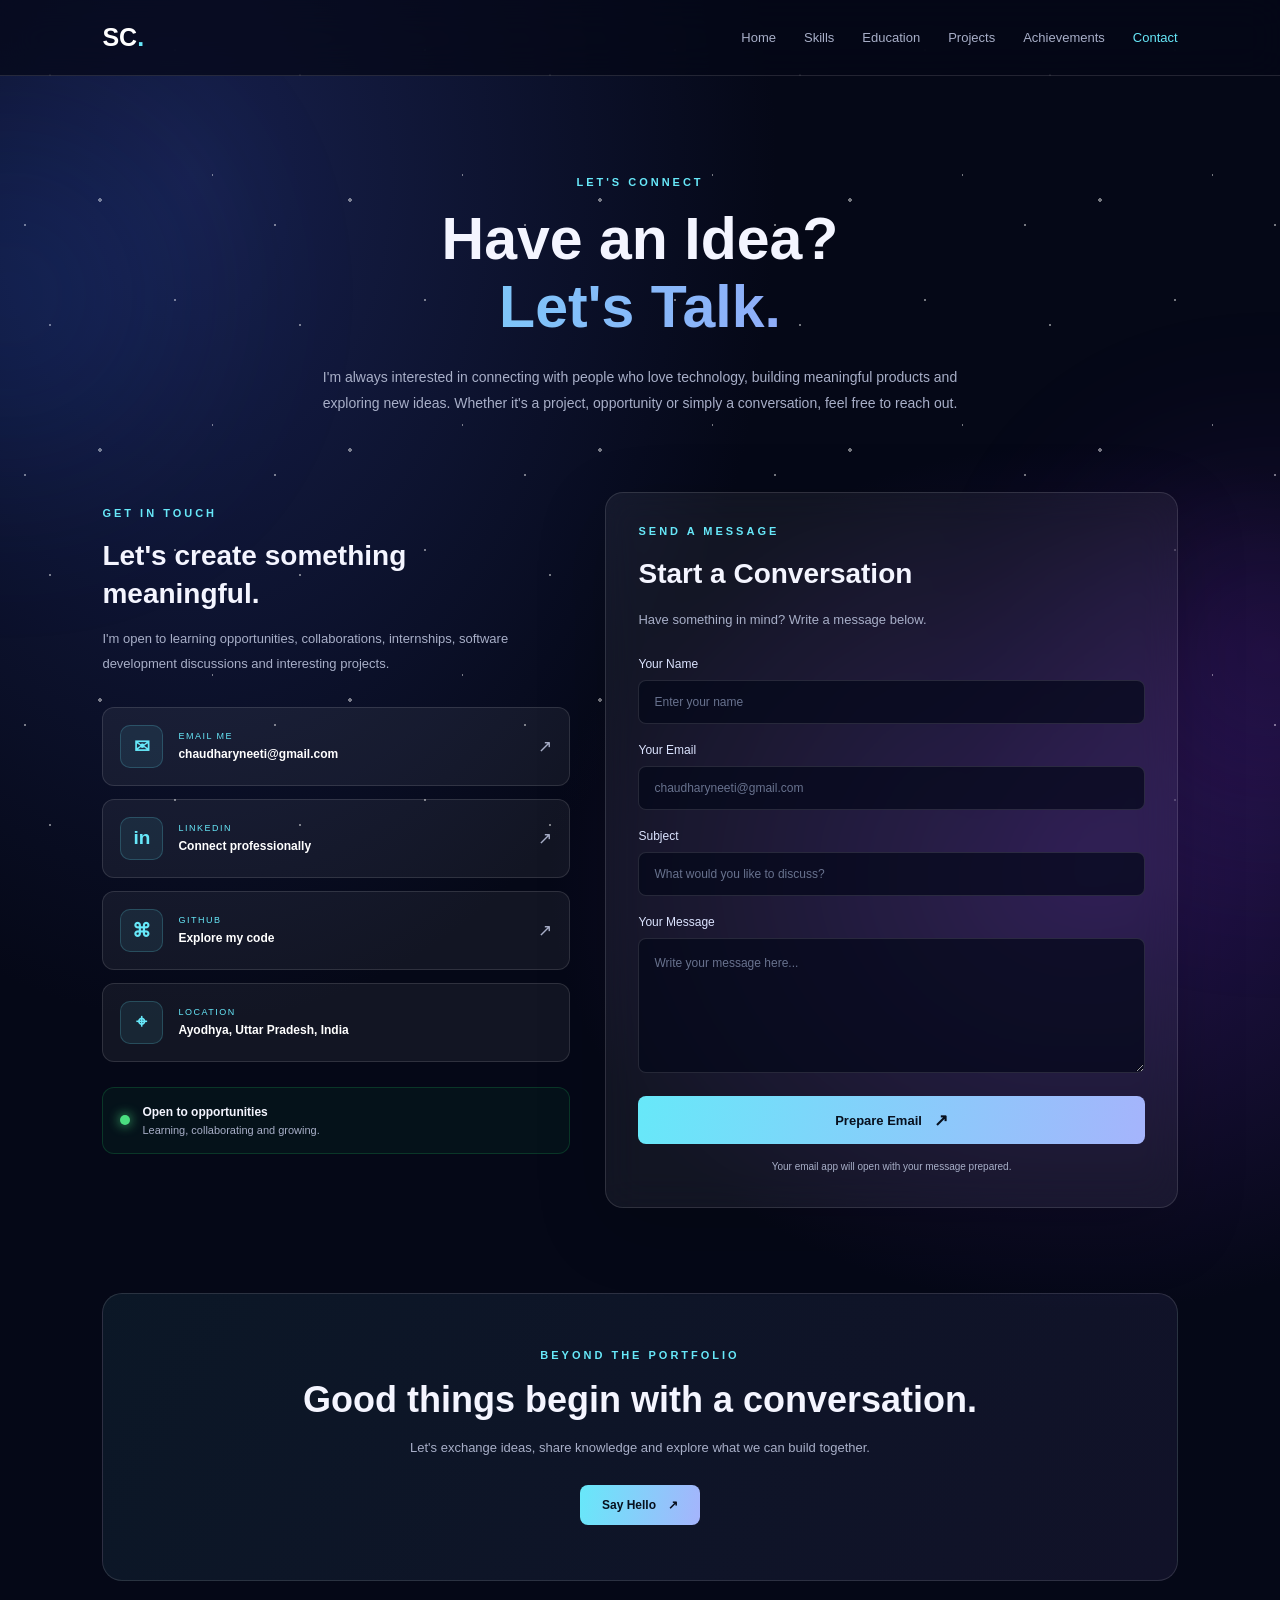
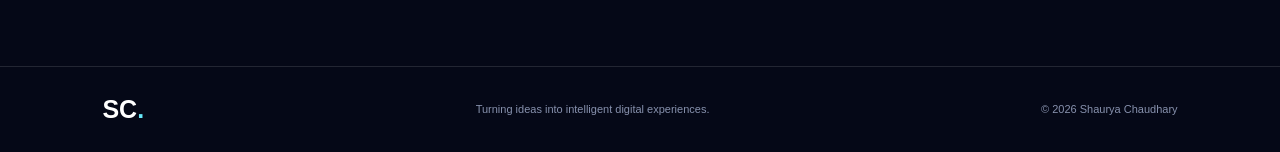
<file: contact.html>
<!DOCTYPE html>
<html lang="en">
<head>
    <meta charset="UTF-8">
    <meta name="viewport" content="width=device-width, initial-scale=1.0">
    <meta name="description" content="Contact Shaurya Chaudhary — Computer Science student, aspiring software engineer and developer.">
    <title>Contact | Shaurya Chaudhary</title>
    <link rel="stylesheet" href="contact.css">
</head>
<body>

    <div class="stars"></div>
    <div class="glow glow-one"></div>
    <div class="glow glow-two"></div>

    <header class="navbar">
        <a href="home.html" class="logo">SC<span>.</span></a>

        <button class="menu-toggle" id="menuToggle"
                aria-label="Toggle navigation" aria-expanded="false">
            ☰
        </button>

        <nav id="navMenu">
            <a href="home.html">Home</a>
            <a href="skills.html">Skills</a>
            <a href="education.html">Education</a>
            <a href="projects.html">Projects</a>
            <a href="achievements.html">Achievements</a>
            <a href="contact.html" class="active">Contact</a>
        </nav>
    </header>

    <main>
        <!-- HERO -->
        <section class="contact-hero">
            <p class="eyebrow">LET'S CONNECT</p>
            <h1>Have an Idea? <span>Let's Talk.</span></h1>
            <p>
                I'm always interested in connecting with people who love
                technology, building meaningful products and exploring new ideas.
                Whether it's a project, opportunity or simply a conversation,
                feel free to reach out.
            </p>
        </section>
        <section class="contact-layout">
            <div class="contact-info">
                <p class="eyebrow">GET IN TOUCH</p>
                <h2>Let's create something meaningful.</h2>

                <p class="info-description">
                    I'm open to learning opportunities, collaborations,
                    internships, software development discussions and
                    interesting projects.
                </p>

                <div class="contact-methods">

                    <a class="contact-card" href="mailto:chaudharyneeti@gmail.com">
                        <span class="contact-icon">✉</span>
                        <span class="contact-text">
                            <small>EMAIL ME</small>
                            <strong>chaudharyneeti@gmail.com</strong>
                        </span>
                        <span class="contact-arrow">↗</span>
                    </a>

                    <a class="contact-card"
                       href="https://www.linkedin.com/in/shauryachaudhary0666"
                       target="_blank" rel="noopener noreferrer">
                        <span class="contact-icon">in</span>
                        <span class="contact-text">
                            <small>LINKEDIN</small>
                            <strong>Connect professionally</strong>
                        </span>
                        <span class="contact-arrow">↗</span>
                    </a>

                    <a class="contact-card"
                       href="https://github.com/Shaurya6660"
                       target="_blank" rel="noopener noreferrer">
                        <span class="contact-icon">⌘</span>
                        <span class="contact-text">
                            <small>GITHUB</small>
                            <strong>Explore my code</strong>
                        </span>
                        <span class="contact-arrow">↗</span>
                    </a>

                    <div class="contact-card location-card">
                        <span class="contact-icon">⌖</span>
                        <span class="contact-text">
                            <small>LOCATION</small>
                            <strong>Ayodhya, Uttar Pradesh, India</strong>
                        </span>
                    </div>

                </div>

                <div class="availability">
                    <span class="availability-dot"></span>
                    <div>
                        <strong>Open to opportunities</strong>
                        <p>Learning, collaborating and growing.</p>
                    </div>
                </div>
            </div>
            <div class="contact-form-card">
                <p class="eyebrow">SEND A MESSAGE</p>
                <h2>Start a Conversation</h2>
                <p class="form-description">
                    Have something in mind? Write a message below.
                </p>

                <form id="contactForm">
                    <div class="form-group">
                        <label for="name">Your Name</label>
                        <input
                            type="text"
                            id="name"
                            name="name"
                            placeholder="Enter your name"
                            required
                            maxlength="80">
                    </div>

                    <div class="form-group">
                        <label for="email">Your Email</label>
                        <input
                            type="email"
                            id="email"
                            name="email"
                            placeholder="chaudharyneeti@gmail.com"
                            required
                            maxlength="120">
                    </div>

                    <div class="form-group">
                        <label for="subject">Subject</label>
                        <input
                            type="text"
                            id="subject"
                            name="subject"
                            placeholder="What would you like to discuss?"
                            required
                            maxlength="120">
                    </div>

                    <div class="form-group">
                        <label for="message">Your Message</label>
                        <textarea
                            id="message"
                            name="message"
                            rows="5"
                            placeholder="Write your message here..."
                            required
                            maxlength="3000"></textarea>
                    </div>

                    <button type="submit" class="send-button">
                        Prepare Email <span>↗</span>
                    </button>

                    <p class="form-note" id="formStatus" aria-live="polite">
                        Your email app will open with your message prepared.
                    </p>
                </form>
            </div>

        </section>
        <section class="social-section">
            <p class="eyebrow">BEYOND THE PORTFOLIO</p>
            <h2>Good things begin with a conversation.</h2>
            <p>
                Let's exchange ideas, share knowledge and explore
                what we can build together.
            </p>

            <a href="mailto:YOUR_EMAIL@example.com" class="email-button">
                Say Hello <span>↗</span>
            </a>
        </section>

    </main>

    <footer>
        <div class="footer-content">
            <a href="home.html" class="logo">SC<span>.</span></a>
            <p>Turning ideas into intelligent digital experiences.</p>
            <span>© <span id="year"></span> Shaurya Chaudhary</span>
        </div>
    </footer>

    <script src="contact.js"></script>
</body>
</html>
</file>
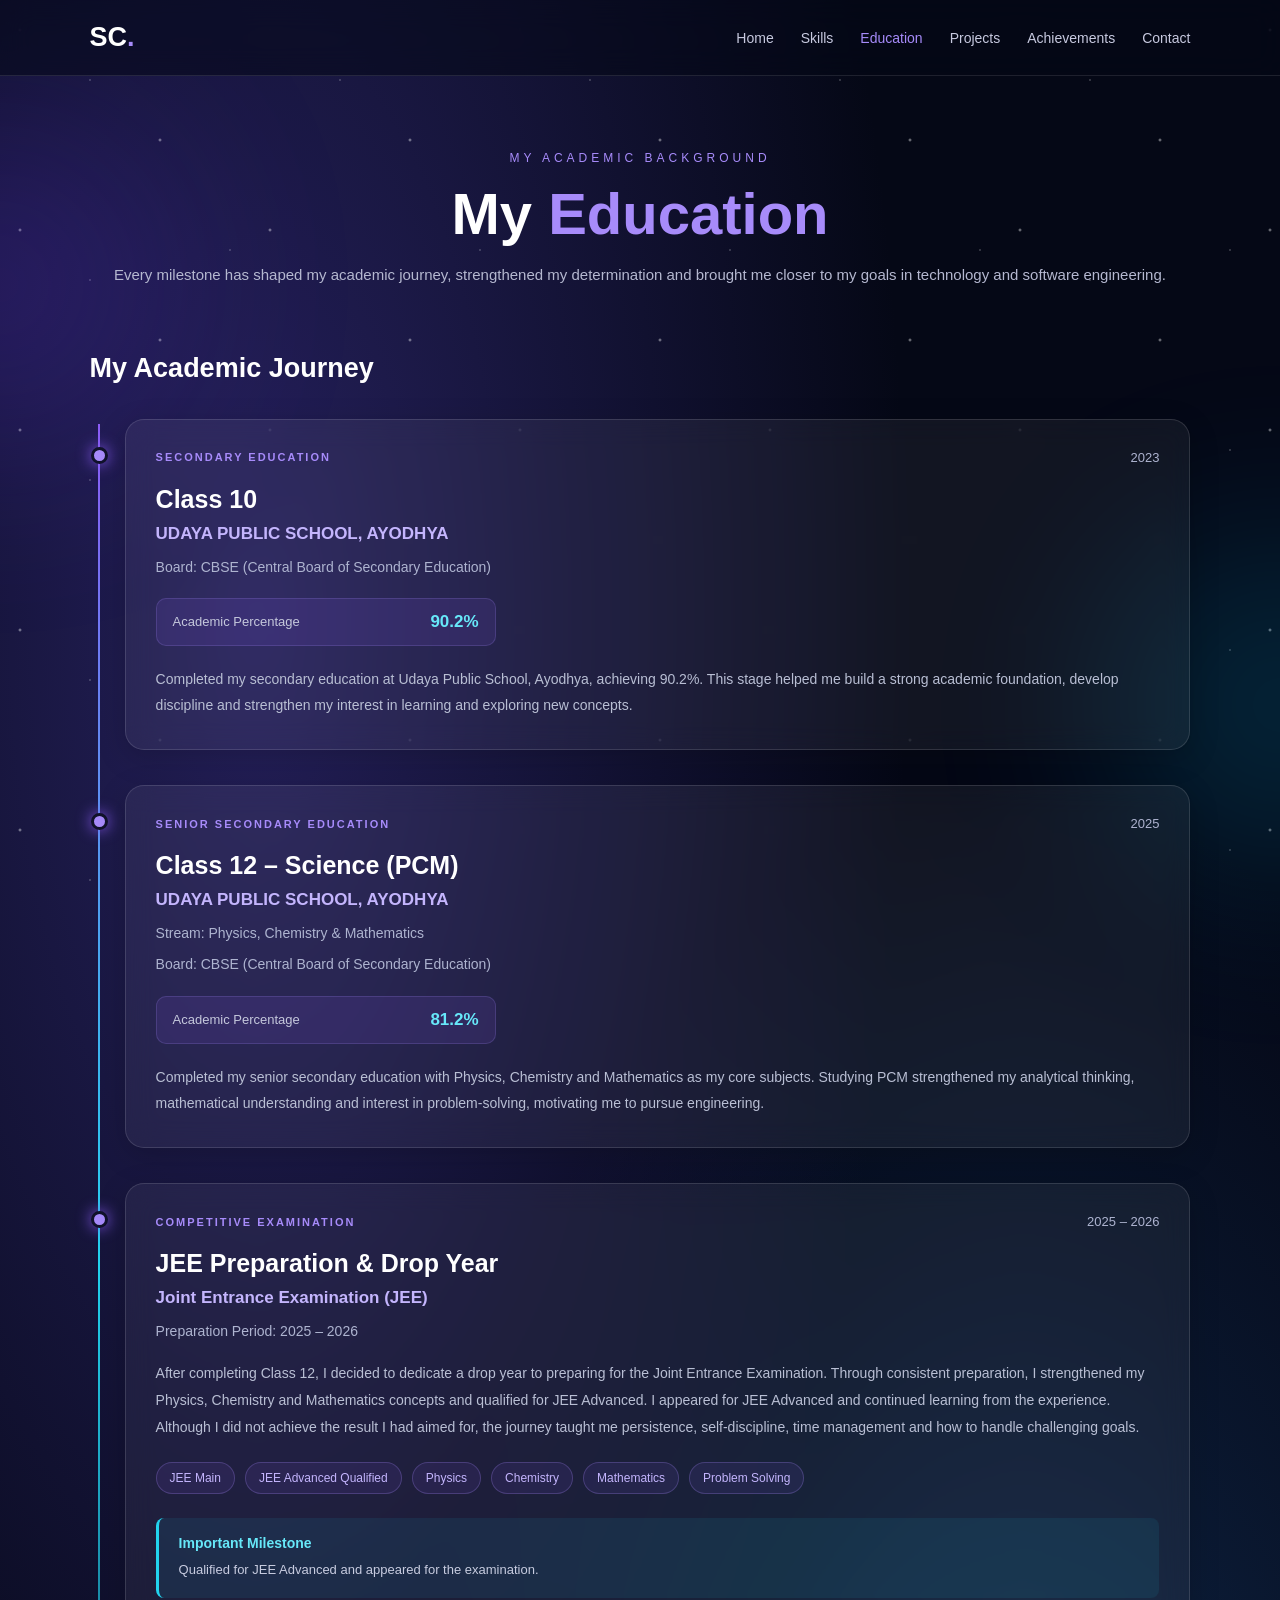
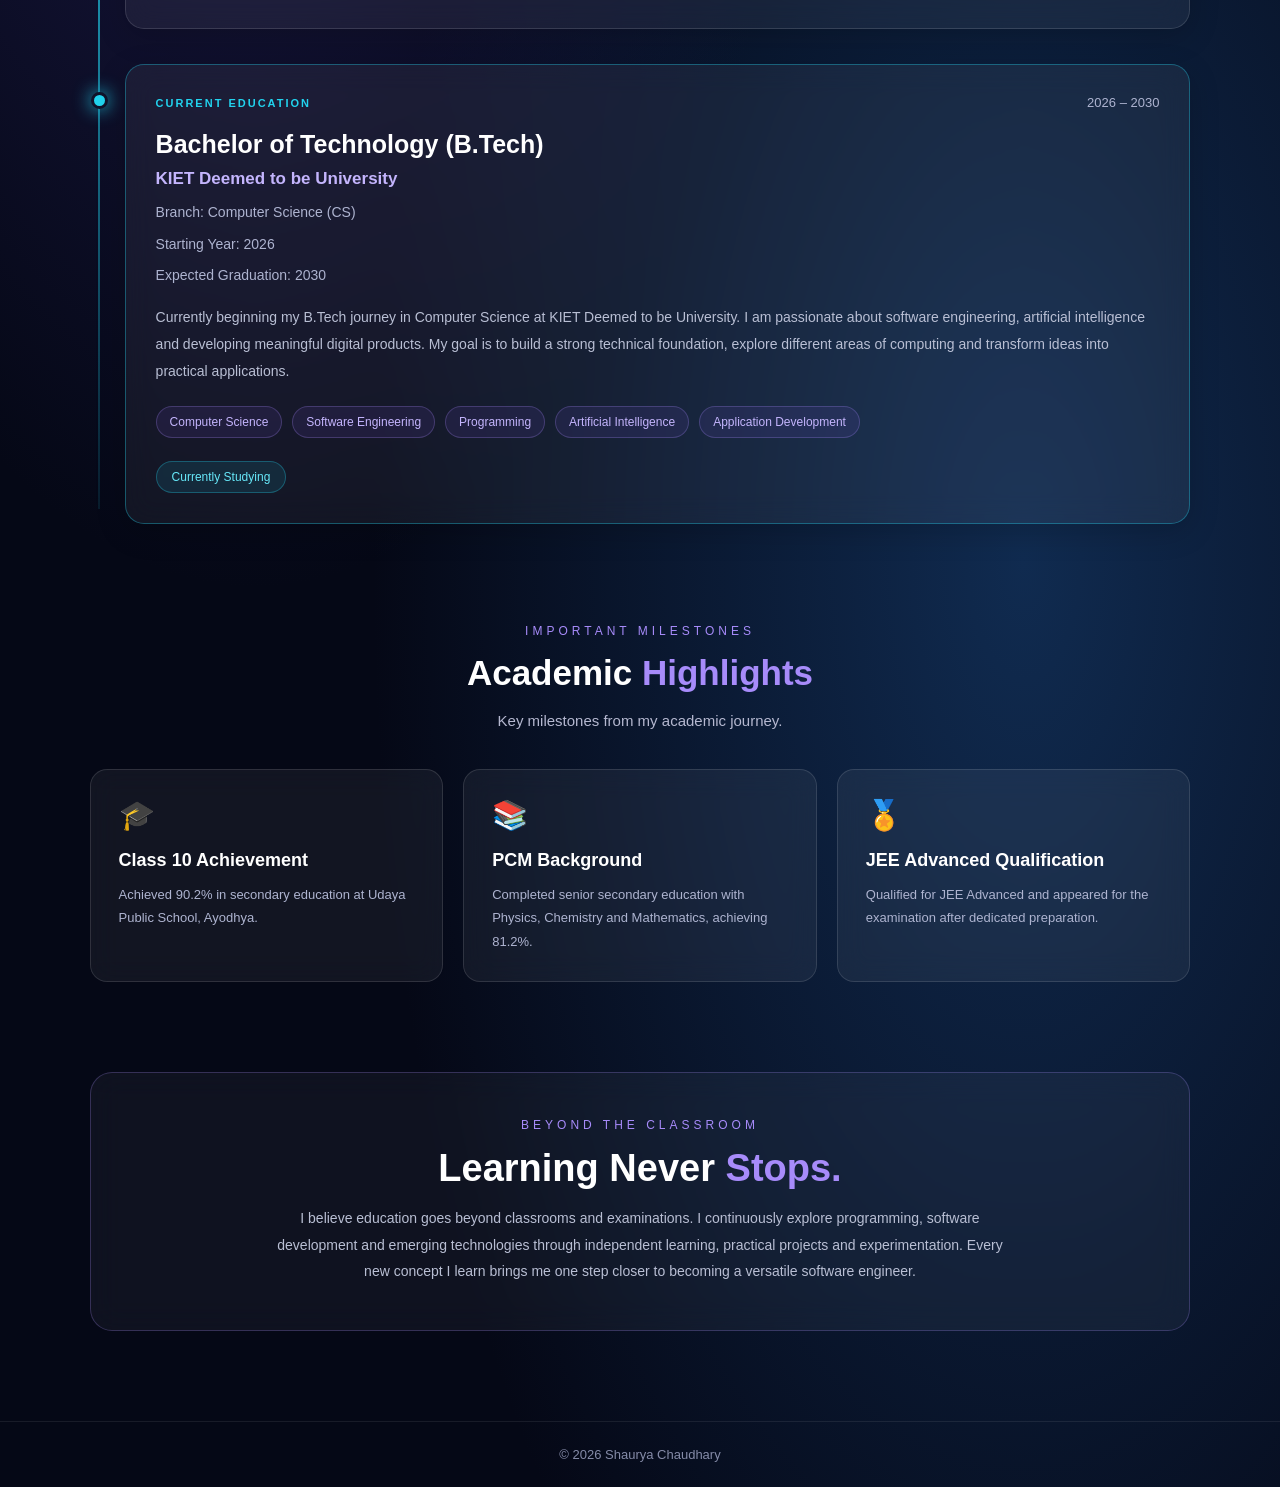
<file: education.html>
<!DOCTYPE html>
<html lang="en">

<head>
    <meta charset="UTF-8">
    <meta name="viewport" content="width=device-width, initial-scale=1.0">

    <title>Education | Shaurya Chaudhary</title>

    <link rel="stylesheet" href="education.css">
</head>

<body>



    <div class="stars"></div>
    <div class="glow glow-one"></div>
    <div class="glow glow-two"></div>




    <header class="navbar">

        <a href="home.html" class="logo">SC<span>.</span></a>

        <button class="menu-toggle" id="menuToggle"
            aria-label="Toggle navigation">
            ☰
        </button>

        <nav class="nav-links" id="navLinks">

            <a href="home.html">Home</a>
            <a href="skills.html">Skills</a>
            <a href="education.html" class="active">Education</a>
            <a href="projects.html">Projects</a>
            <a href="achievements.html">Achievements</a>
            <a href="contact.html">Contact</a>

        </nav>

    </header>
    <main class="education-section">
        <div class="section-heading">

            <p class="small-heading">MY ACADEMIC BACKGROUND</p>

            <h1>My <span>Education</span></h1>

            <p class="description">
                Every milestone has shaped my academic journey,
                strengthened my determination and brought me closer
                to my goals in technology and software engineering.
            </p>

        </div>
        <section class="timeline">

            <h2 class="section-title">My Academic Journey</h2>

            <div class="timeline-container">
                <article class="timeline-item">

                    <div class="timeline-dot"></div>

                    <div class="education-card">

                        <div class="card-top">

                            <span class="level-tag">
                                SECONDARY EDUCATION
                            </span>

                            <span class="year">2023</span>

                        </div>

                        <h3>Class 10</h3>

                        <p class="institution">
                            UDAYA PUBLIC SCHOOL, AYODHYA
                        </p>

                        <p class="board">
                            Board: CBSE (Central Board of Secondary Education)
                        </p>

                        <div class="result">

                            <span>Academic Percentage</span>

                            <strong>90.2%</strong>

                        </div>

                        <p class="card-description">
                            Completed my secondary education at
                            Udaya Public School, Ayodhya, achieving
                            90.2%.

                            This stage helped me build a strong
                            academic foundation, develop discipline
                            and strengthen my interest in learning
                            and exploring new concepts.
                        </p>

                    </div>

                </article>
                <article class="timeline-item">

                    <div class="timeline-dot"></div>

                    <div class="education-card">

                        <div class="card-top">

                            <span class="level-tag">
                                SENIOR SECONDARY EDUCATION
                            </span>

                            <span class="year">2025</span>

                        </div>

                        <h3>Class 12 – Science (PCM)</h3>

                        <p class="institution">
                            UDAYA PUBLIC SCHOOL, AYODHYA
                        </p>

                        <p class="board">
                            Stream: Physics, Chemistry & Mathematics
                        </p>

                        <p class="board">
                            Board: CBSE (Central Board of Secondary Education)
                        </p>

                        <div class="result">

                            <span>Academic Percentage</span>

                            <strong>81.2%</strong>

                        </div>

                        <p class="card-description">
                            Completed my senior secondary education
                            with Physics, Chemistry and Mathematics
                            as my core subjects.

                            Studying PCM strengthened my analytical
                            thinking, mathematical understanding and
                            interest in problem-solving, motivating
                            me to pursue engineering.
                        </p>

                    </div>

                </article>
                <article class="timeline-item">

                    <div class="timeline-dot"></div>

                    <div class="education-card">

                        <div class="card-top">

                            <span class="level-tag">
                                COMPETITIVE EXAMINATION
                            </span>

                            <span class="year">2025 – 2026</span>

                        </div>

                        <h3>JEE Preparation & Drop Year</h3>

                        <p class="institution">
                            Joint Entrance Examination (JEE)
                        </p>

                        <p class="board">
                            Preparation Period: 2025 – 2026
                        </p>

                        <p class="card-description">
                            After completing Class 12, I decided
                            to dedicate a drop year to preparing
                            for the Joint Entrance Examination.

                            Through consistent preparation, I
                            strengthened my Physics, Chemistry
                            and Mathematics concepts and qualified
                            for JEE Advanced.

                            I appeared for JEE Advanced and
                            continued learning from the experience.
                            Although I did not achieve the result
                            I had aimed for, the journey taught
                            me persistence, self-discipline,
                            time management and how to handle
                            challenging goals.
                        </p>

                        <div class="learning-points">

                            <span>JEE Main</span>
                            <span>JEE Advanced Qualified</span>
                            <span>Physics</span>
                            <span>Chemistry</span>
                            <span>Mathematics</span>
                            <span>Problem Solving</span>

                        </div>

                        <div class="achievement-note">

                            <strong>Important Milestone</strong>

                            <p>
                                Qualified for JEE Advanced and
                                appeared for the examination.
                            </p>

                        </div>

                    </div>

                </article>
                <article class="timeline-item">

                    <div class="timeline-dot current-dot"></div>

                    <div class="education-card current-card">

                        <div class="card-top">

                            <span class="level-tag current-tag">
                                CURRENT EDUCATION
                            </span>

                            <span class="year">2026 – 2030</span>

                        </div>

                        <h3>Bachelor of Technology (B.Tech)</h3>

                        <p class="institution">
                            KIET Deemed to be University
                        </p>

                        <p class="board">
                            Branch: Computer Science (CS)
                        </p>

                        <p class="board">
                            Starting Year: 2026
                        </p>

                        <p class="board">
                            Expected Graduation: 2030
                        </p>

                        <p class="card-description">
                            Currently beginning my B.Tech journey
                            in Computer Science at KIET Deemed
                            to be University.

                            I am passionate about software
                            engineering, artificial intelligence
                            and developing meaningful digital
                            products.

                            My goal is to build a strong technical
                            foundation, explore different areas
                            of computing and transform ideas
                            into practical applications.
                        </p>

                        <div class="learning-points">

                            <span>Computer Science</span>
                            <span>Software Engineering</span>
                            <span>Programming</span>
                            <span>Artificial Intelligence</span>
                            <span>Application Development</span>

                        </div>

                        <span class="current-status">
                            Currently Studying
                        </span>

                    </div>

                </article>

            </div>

        </section>
        <section class="extra-section">

            <div class="section-heading">

                <p class="small-heading">
                    IMPORTANT MILESTONES
                </p>

                <h2>Academic <span>Highlights</span></h2>

                <p class="description">
                    Key milestones from my academic journey.
                </p>

            </div>


            <div class="extra-grid">

                <div class="extra-card">

                    <div class="extra-icon">🎓</div>

                    <h3>Class 10 Achievement</h3>

                    <p>
                        Achieved 90.2% in secondary education
                        at Udaya Public School, Ayodhya.
                    </p>

                </div>


                <div class="extra-card">

                    <div class="extra-icon">📚</div>

                    <h3>PCM Background</h3>

                    <p>
                        Completed senior secondary education
                        with Physics, Chemistry and Mathematics,
                        achieving 81.2%.
                    </p>

                </div>


                <div class="extra-card">

                    <div class="extra-icon">🏅</div>

                    <h3>JEE Advanced Qualification</h3>

                    <p>
                        Qualified for JEE Advanced and appeared
                        for the examination after dedicated
                        preparation.
                    </p>

                </div>

            </div>

        </section>
        <section class="learning-section">

            <p class="small-heading">
                BEYOND THE CLASSROOM
            </p>

            <h2>Learning Never <span>Stops.</span></h2>

            <p>
                I believe education goes beyond classrooms
                and examinations. I continuously explore
                programming, software development and
                emerging technologies through independent
                learning, practical projects and experimentation.

                Every new concept I learn brings me one step
                closer to becoming a versatile software engineer.
            </p>

        </section>

    </main>
    <footer>
        © <span id="year"></span> Shaurya Chaudhary
    </footer>
    <script src="education.js"></script>

</body>
</html>
</file>
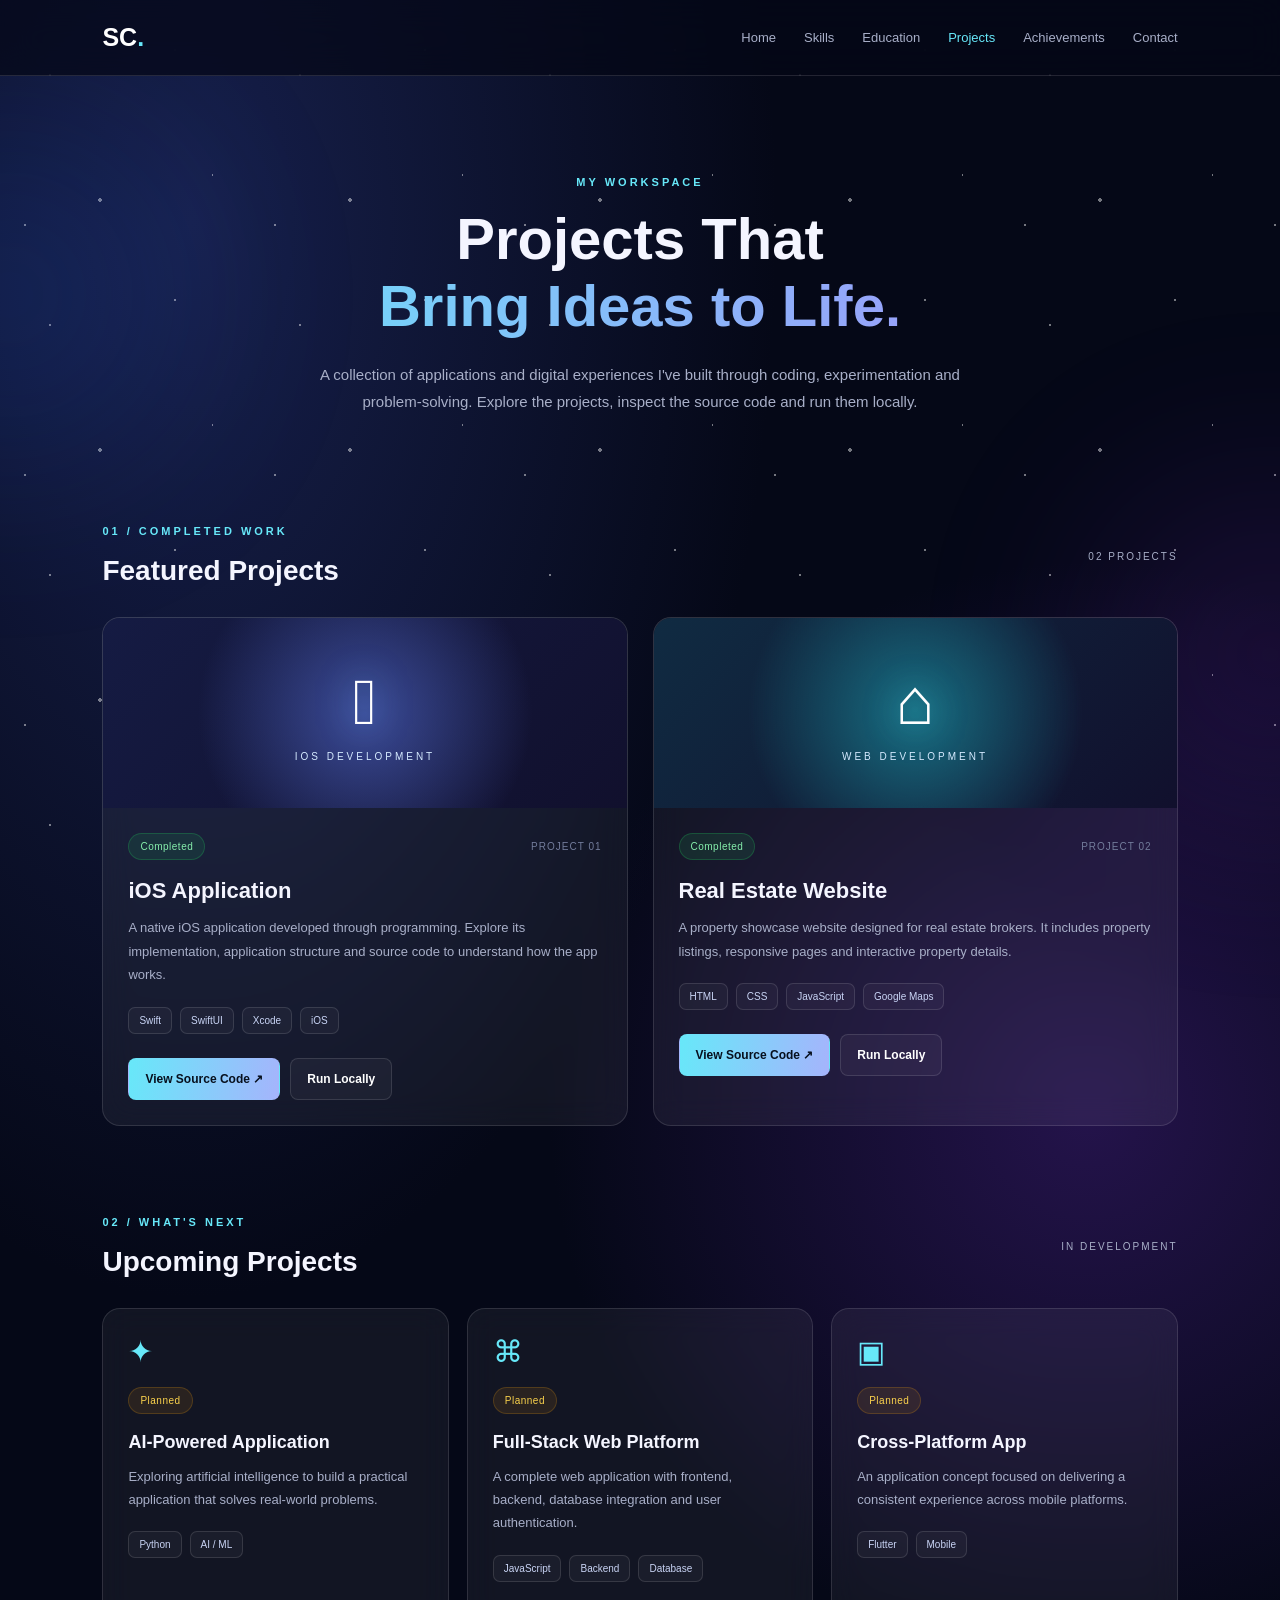
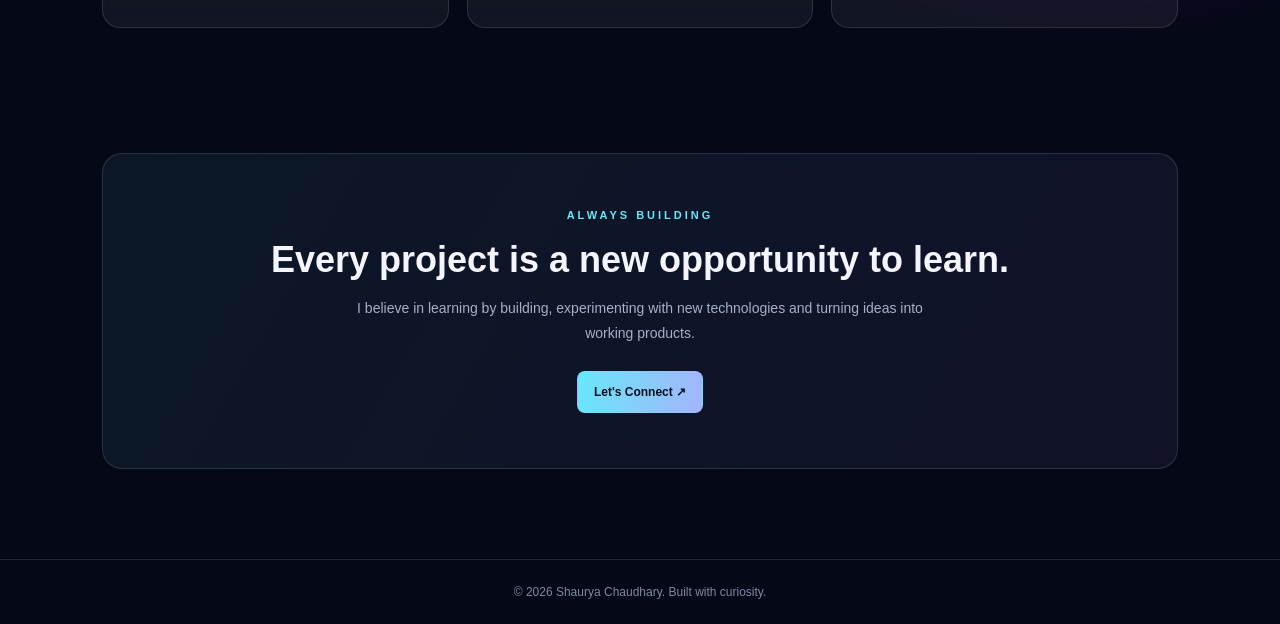
<file: projects.html>
<!DOCTYPE html>
<html lang="en">
<head>
    <meta charset="UTF-8">
    <meta name="viewport" content="width=device-width, initial-scale=1.0">
    <title>Projects | Shaurya Chaudhary</title>
    <link rel="stylesheet" href="projects.css">
</head>
<body>

    <div class="stars"></div>
    <div class="glow glow-one"></div>
    <div class="glow glow-two"></div>

    <header class="navbar">
        <a href="home.html" class="logo">SC<span>.</span></a>

        <button class="menu-toggle" id="menuToggle" aria-label="Toggle navigation">
            ☰
        </button>

        <nav id="navMenu">
            <a href="home.html">Home</a>
            <a href="skills.html">Skills</a>
            <a href="education.html">Education</a>
            <a href="projects.html" class="active">Projects</a>
            <a href="achievements.html">Achievements</a>
            <a href="contact.html">Contact</a>
        </nav>
    </header>

    <main>
        <section class="page-heading">
            <p class="eyebrow">MY WORKSPACE</p>
            <h1>Projects That <span>Bring Ideas to Life.</span></h1>
            <p class="heading-description">
                A collection of applications and digital experiences I've built
                through coding, experimentation and problem-solving.
                Explore the projects, inspect the source code and run them locally.
            </p>
        </section>

        <section class="projects-section">
            <div class="section-heading">
                <div>
                    <p class="eyebrow">01 / COMPLETED WORK</p>
                    <h2>Featured Projects</h2>
                </div>
                <span class="section-count">02 PROJECTS</span>
            </div>

            <div class="projects-grid">

                <!-- iOS APP -->
                <article class="project-card">
                    <div class="project-visual ios-visual">
                        <div class="visual-icon"></div>
                        <span class="visual-label">IOS DEVELOPMENT</span>
                    </div>

                    <div class="project-content">
                        <div class="project-meta">
                            <span class="status completed">Completed</span>
                            <span class="project-number">PROJECT 01</span>
                        </div>

                        <h3>iOS Application</h3>

                        <p>
                            A native iOS application developed through programming.
                            Explore its implementation, application structure and
                            source code to understand how the app works.
                        </p>

                        <div class="tech-stack">
                            <span>Swift</span>
                            <span>SwiftUI</span>
                            <span>Xcode</span>
                            <span>iOS</span>
                        </div>

                        <div class="project-actions">
                            <a class="btn btn-primary repo-link"
                               href="https://github.com/YOUR_USERNAME/YOUR_IOS_REPO"
                               target="_blank" rel="noopener noreferrer">
                                <span>View Source Code ↗</span>
                            </a>

                            <button class="btn btn-secondary run-button"
                                    data-project="ios">
                                Run Locally
                            </button>
                        </div>
                    </div>
                </article>

                <!-- REAL ESTATE WEBSITE -->
                <article class="project-card">
                    <div class="project-visual realestate-visual">
                        <div class="visual-icon">⌂</div>
                        <span class="visual-label">WEB DEVELOPMENT</span>
                    </div>

                    <div class="project-content">
                        <div class="project-meta">
                            <span class="status completed">Completed</span>
                            <span class="project-number">PROJECT 02</span>
                        </div>

                        <h3>Real Estate Website</h3>

                        <p>
                            A property showcase website designed for real estate
                            brokers. It includes property listings, responsive
                            pages and interactive property details.
                        </p>

                        <div class="tech-stack">
                            <span>HTML</span>
                            <span>CSS</span>
                            <span>JavaScript</span>
                            <span>Google Maps</span>
                        </div>

                        <div class="project-actions">
                            <a class="btn btn-primary repo-link"
                               href="https://github.com/YOUR_USERNAME/YOUR_REAL_ESTATE_REPO"
                               target="_blank" rel="noopener noreferrer">
                                <span>View Source Code ↗</span>
                            </a>

                            <button class="btn btn-secondary run-button"
                                    data-project="realestate">
                                Run Locally
                            </button>
                        </div>
                    </div>
                </article>

            </div>
        </section>

        <!-- UPCOMING PROJECTS -->
        <section class="projects-section upcoming-section">
            <div class="section-heading">
                <div>
                    <p class="eyebrow">02 / WHAT'S NEXT</p>
                    <h2>Upcoming Projects</h2>
                </div>
                <span class="section-count">IN DEVELOPMENT</span>
            </div>

            <div class="upcoming-grid">

                <article class="upcoming-card">
                    <span class="upcoming-icon">✦</span>
                    <span class="status in-progress">Planned</span>
                    <h3>AI-Powered Application</h3>
                    <p>
                        Exploring artificial intelligence to build a practical
                        application that solves real-world problems.
                    </p>
                    <div class="tech-stack">
                        <span>Python</span>
                        <span>AI / ML</span>
                    </div>
                </article>

                <article class="upcoming-card">
                    <span class="upcoming-icon">⌘</span>
                    <span class="status in-progress">Planned</span>
                    <h3>Full-Stack Web Platform</h3>
                    <p>
                        A complete web application with frontend, backend,
                        database integration and user authentication.
                    </p>
                    <div class="tech-stack">
                        <span>JavaScript</span>
                        <span>Backend</span>
                        <span>Database</span>
                    </div>
                </article>

                <article class="upcoming-card">
                    <span class="upcoming-icon">▣</span>
                    <span class="status in-progress">Planned</span>
                    <h3>Cross-Platform App</h3>
                    <p>
                        An application concept focused on delivering a consistent
                        experience across mobile platforms.
                    </p>
                    <div class="tech-stack">
                        <span>Flutter</span>
                        <span>Mobile</span>
                    </div>
                </article>

            </div>
        </section>

        <section class="closing-section">
            <p class="eyebrow">ALWAYS BUILDING</p>
            <h2>Every project is a new opportunity to learn.</h2>
            <p>
                I believe in learning by building, experimenting with new
                technologies and turning ideas into working products.
            </p>
            <a href="contact.html" class="btn btn-primary">Let's Connect ↗</a>
        </section>
    </main>

    <!-- RUN LOCALLY MODAL -->
    <div class="modal" id="runModal" aria-hidden="true">
        <div class="modal-content" role="dialog"
             aria-modal="true" aria-labelledby="modalTitle">

            <button class="modal-close" id="modalClose"
                    aria-label="Close dialog">×</button>

            <p class="eyebrow">PROJECT SETUP GUIDE</p>
            <h2 id="modalTitle">Run This Project</h2>

            <p id="modalDescription"></p>

            <div class="setup-box">
                <h3>Requirements</h3>
                <ul id="requirementsList"></ul>
            </div>

            <div class="setup-box">
                <h3>Steps to run</h3>
                <ol id="stepsList"></ol>
            </div>

            <p class="modal-note" id="modalNote"></p>

            <a id="modalRepoLink" class="btn btn-primary"
               href="#" target="_blank" rel="noopener noreferrer">
                Get Project Source ↗
            </a>
        </div>
    </div>

    <footer>
        <p>© <span id="year"></span> Shaurya Chaudhary. Built with curiosity.</p>
    </footer>

    <script src="projects.js"></script>
</body>
</html>
</file>
<file: contact.css>
* {
    margin: 0;
    padding: 0;
    box-sizing: border-box;
}

:root {
    --bg: #050817;
    --text: #f4f5ff;
    --muted: #a8afc8;
    --cyan: #67e8f9;
    --purple: #a78bfa;
    --glass: rgba(255, 255, 255, 0.055);
    --border: rgba(255, 255, 255, 0.12);
}

html {
    scroll-behavior: smooth;
}

body {
    min-height: 100vh;
    overflow-x: hidden;
    color: var(--text);
    background:
        radial-gradient(ellipse at 15% 10%, #17204c 0%, transparent 38%),
        radial-gradient(ellipse at 85% 50%, #24134b 0%, transparent 35%),
        var(--bg);
    font-family: Arial, Helvetica, sans-serif;
}

.stars {
    position: fixed;
    inset: 0;
    z-index: -2;
    pointer-events: none;
    background-image:
        radial-gradient(1px 1px at 20% 30%, white 99%, transparent),
        radial-gradient(1px 1px at 70% 20%, white 99%, transparent),
        radial-gradient(2px 2px at 40% 80%, white 99%, transparent),
        radial-gradient(1px 1px at 85% 70%, white 99%, transparent),
        radial-gradient(1px 1px at 10% 90%, white 99%, transparent);
    background-size: 250px 250px;
    opacity: 0.45;
}

.glow {
    position: fixed;
    width: 320px;
    height: 320px;
    border-radius: 50%;
    filter: blur(110px);
    opacity: 0.17;
    z-index: -1;
    pointer-events: none;
}

.glow-one {
    background: #2563eb;
    top: 15%;
    left: -150px;
}

.glow-two {
    background: #9333ea;
    right: -150px;
    top: 55%;
}

/* NAVIGATION */

.navbar {
    width: 100%;
    min-height: 76px;
    padding: 18px 8%;
    display: flex;
    align-items: center;
    justify-content: space-between;
    border-bottom: 1px solid var(--border);
    background: rgba(5, 8, 23, 0.72);
    backdrop-filter: blur(18px);
    position: sticky;
    top: 0;
    z-index: 10;
}

.logo {
    color: white;
    font-size: 25px;
    font-weight: 800;
    text-decoration: none;
}

.logo span {
    color: var(--cyan);
}

.navbar nav {
    display: flex;
    align-items: center;
    gap: 28px;
}

.navbar nav a {
    color: var(--muted);
    text-decoration: none;
    font-size: 13px;
    transition: 0.3s;
}

.navbar nav a:hover,
.navbar nav a.active {
    color: var(--cyan);
}

.menu-toggle {
    display: none;
    color: white;
    background: transparent;
    border: 0;
    font-size: 25px;
    cursor: pointer;
}

/* MAIN LAYOUT */

main {
    width: min(1120px, 84%);
    margin: auto;
}

.contact-hero {
    text-align: center;
    padding: 100px 0 75px;
}

.eyebrow {
    color: var(--cyan);
    font-size: 11px;
    letter-spacing: 3px;
    font-weight: 700;
    margin-bottom: 18px;
}

.contact-hero h1 {
    font-size: clamp(36px, 5vw, 59px);
    line-height: 1.15;
    margin-bottom: 22px;
}

.contact-hero h1 span {
    display: block;
    background: linear-gradient(90deg, var(--cyan), var(--purple));
    -webkit-background-clip: text;
    background-clip: text;
    color: transparent;
}

.contact-hero > p:last-child {
    max-width: 680px;
    margin: auto;
    color: var(--muted);
    font-size: 14px;
    line-height: 1.9;
}

/* CONTACT COLUMNS */

.contact-layout {
    display: grid;
    grid-template-columns: 0.9fr 1.1fr;
    gap: 35px;
    align-items: start;
    padding-bottom: 85px;
}

.contact-info {
    padding: 15px 0;
}

.contact-info h2,
.contact-form-card h2 {
    font-size: 28px;
    line-height: 1.35;
    margin-bottom: 15px;
}

.info-description,
.form-description {
    color: var(--muted);
    font-size: 13px;
    line-height: 1.9;
}

.contact-methods {
    display: grid;
    gap: 13px;
    margin-top: 30px;
}

.contact-card {
    min-width: 0;
    display: flex;
    align-items: center;
    gap: 15px;
    padding: 17px;
    border: 1px solid var(--border);
    border-radius: 12px;
    background: var(--glass);
    text-decoration: none;
    color: white;
    transition: 0.3s;
}

a.contact-card:hover {
    transform: translateX(5px);
    border-color: rgba(103, 232, 249, 0.5);
}

.contact-icon {
    width: 43px;
    height: 43px;
    flex-shrink: 0;
    display: grid;
    place-items: center;
    border: 1px solid rgba(103, 232, 249, 0.2);
    border-radius: 10px;
    color: var(--cyan);
    background: rgba(103, 232, 249, 0.08);
    font-size: 19px;
    font-weight: 700;
}

.contact-text {
    min-width: 0;
    display: flex;
    flex: 1;
    flex-direction: column;
    gap: 6px;
}

.contact-text small {
    color: var(--cyan);
    font-size: 9px;
    letter-spacing: 1.5px;
}

.contact-text strong {
    overflow-wrap: anywhere;
    font-size: 12px;
    font-weight: 600;
}

.contact-arrow {
    color: var(--muted);
    font-size: 17px;
}

.availability {
    display: flex;
    align-items: center;
    gap: 12px;
    margin-top: 25px;
    padding: 17px;
    border: 1px solid rgba(34, 197, 94, 0.2);
    border-radius: 12px;
    background: rgba(34, 197, 94, 0.055);
}

.availability-dot {
    width: 10px;
    height: 10px;
    flex-shrink: 0;
    border-radius: 50%;
    background: #4ade80;
    box-shadow: 0 0 12px #4ade80;
}

.availability strong {
    display: block;
    font-size: 12px;
    margin-bottom: 5px;
}

.availability p {
    color: var(--muted);
    font-size: 11px;
}

/* CONTACT FORM */

.contact-form-card {
    padding: 32px;
    border: 1px solid var(--border);
    border-radius: 18px;
    background: var(--glass);
    backdrop-filter: blur(18px);
    box-shadow: 0 20px 70px rgba(0, 0, 0, 0.18);
}

.form-description {
    margin-bottom: 25px;
}

.form-group {
    margin-bottom: 19px;
}

.form-group label {
    display: block;
    color: #dce4ff;
    font-size: 12px;
    margin-bottom: 9px;
}

.form-group input,
.form-group textarea {
    width: 100%;
    padding: 14px 15px;
    border: 1px solid var(--border);
    border-radius: 8px;
    outline: none;
    color: white;
    background: rgba(4, 8, 25, 0.7);
    font-family: inherit;
    font-size: 12px;
    transition: 0.3s;
}

.form-group input::placeholder,
.form-group textarea::placeholder {
    color: #68728e;
}

.form-group input:focus,
.form-group textarea:focus {
    border-color: var(--cyan);
    box-shadow: 0 0 0 3px rgba(103, 232, 249, 0.07);
}

.form-group textarea {
    min-height: 135px;
    resize: vertical;
    line-height: 1.7;
}

.send-button {
    width: 100%;
    min-height: 48px;
    display: flex;
    align-items: center;
    justify-content: center;
    gap: 12px;
    border: 0;
    border-radius: 8px;
    color: #07101e;
    background: linear-gradient(100deg, var(--cyan), #a5b4fc);
    font-size: 13px;
    font-weight: 700;
    cursor: pointer;
    transition: 0.3s;
}

.send-button:hover {
    transform: translateY(-2px);
    box-shadow: 0 0 25px rgba(103, 232, 249, 0.2);
}

.send-button span {
    font-size: 17px;
}

.form-note {
    color: var(--muted);
    font-size: 10px;
    line-height: 1.7;
    margin-top: 14px;
    text-align: center;
}

/* CLOSING SECTION */

.social-section {
    text-align: center;
    margin: 0 0 85px;
    padding: 55px 25px;
    border: 1px solid var(--border);
    border-radius: 20px;
    background: linear-gradient(
        120deg,
        rgba(103, 232, 249, 0.07),
        rgba(167, 139, 250, 0.08)
    );
}

.social-section h2 {
    font-size: clamp(25px, 4vw, 36px);
    margin-bottom: 15px;
}

.social-section > p:not(.eyebrow) {
    max-width: 550px;
    margin: 0 auto 25px;
    color: var(--muted);
    font-size: 13px;
    line-height: 1.8;
}

.email-button {
    display: inline-flex;
    align-items: center;
    gap: 12px;
    padding: 13px 22px;
    border-radius: 8px;
    color: #07101e;
    background: linear-gradient(100deg, var(--cyan), #a5b4fc);
    text-decoration: none;
    font-size: 12px;
    font-weight: 700;
    transition: 0.3s;
}

.email-button:hover {
    transform: translateY(-3px);
    box-shadow: 0 0 25px rgba(103, 232, 249, 0.2);
}

/* FOOTER */

footer {
    border-top: 1px solid var(--border);
    padding: 28px 8%;
}

.footer-content {
    display: flex;
    align-items: center;
    justify-content: space-between;
    gap: 20px;
}

.footer-content p,
.footer-content > span {
    color: #8791ad;
    font-size: 11px;
}
@media (max-width: 850px) {
    .contact-layout {
        grid-template-columns: 1fr;
        gap: 30px;
    }

    .contact-info {
        padding: 0;
    }
}

@media (max-width: 700px) {
    .navbar {
        padding: 17px 6%;
    }

    .menu-toggle {
        display: block;
    }

    .navbar nav {
        display: none;
        position: absolute;
        top: 76px;
        left: 0;
        width: 100%;
        padding: 22px;
        flex-direction: column;
        gap: 22px;
        background: #080d22;
        border-bottom: 1px solid var(--border);
    }

    .navbar nav.show {
        display: flex;
    }

    main {
        width: 88%;
    }

    .contact-hero {
        padding: 75px 0 55px;
    }

    .contact-form-card {
        padding: 25px 20px;
    }

    .contact-info h2,
    .contact-form-card h2 {
        font-size: 24px;
    }

    .footer-content {
        flex-direction: column;
        text-align: center;
    }
}

@media (prefers-reduced-motion: reduce) {
    *,
    *::before,
    *::after {
        scroll-behavior: auto !important;
        transition-duration: 0.01ms !important;
    }
}
</file>
<file: education.css>
* {
    margin: 0;
    padding: 0;
    box-sizing: border-box;
}

body {
    min-height: 100vh;
    font-family: Arial, sans-serif;
    color: white;
    background:
        radial-gradient(ellipse at 20% 20%, #25205b 0%, transparent 45%),
        radial-gradient(ellipse at 80% 70%, #102b50 0%, transparent 45%),
        #050816;
    overflow-x: hidden;
    position: relative;
}



.stars {
    position: fixed;
    inset: 0;
    pointer-events: none;
    z-index: -1;
    background-image:
        radial-gradient(2px 2px at 20px 30px, white, transparent),
        radial-gradient(1px 1px at 90px 80px, white, transparent),
        radial-gradient(2px 2px at 160px 140px, white, transparent),
        radial-gradient(1px 1px at 230px 50px, white, transparent);
    background-size: 250px 200px;
    opacity: 0.6;
}

.glow {
    position: fixed;
    width: 300px;
    height: 300px;
    border-radius: 50%;
    filter: blur(110px);
    pointer-events: none;
    z-index: -1;
}

.glow-one {
    background: #713cff;
    top: 15%;
    left: -150px;
    opacity: 0.25;
}

.glow-two {
    background: #00c8ff;
    bottom: 5%;
    right: -150px;
    opacity: 0.2;
}



.navbar {
    width: 100%;
    padding: 22px 7%;
    display: flex;
    align-items: center;
    justify-content: space-between;
    border-bottom: 1px solid rgba(255,255,255,0.1);
    background: rgba(5,8,22,0.55);
    backdrop-filter: blur(15px);
    position: relative;
    z-index: 10;
}

.logo {
    color: white;
    font-size: 27px;
    font-weight: bold;
    text-decoration: none;
}

.logo span {
    color: #a78bfa;
}

.nav-links {
    display: flex;
    gap: 27px;
}

.nav-links a {
    color: #c7c9df;
    text-decoration: none;
    font-size: 14px;
    transition: 0.3s;
}

.nav-links a:hover,
.nav-links a.active {
    color: #a78bfa;
}

.menu-toggle {
    display: none;
    background: none;
    border: none;
    color: white;
    font-size: 27px;
    cursor: pointer;
}



.education-section {
    width: 86%;
    max-width: 1150px;
    margin: auto;
    padding: 75px 0 90px;
}

.section-heading {
    text-align: center;
    margin-bottom: 65px;
}

.small-heading {
    color: #a78bfa;
    font-size: 12px;
    letter-spacing: 4px;
    margin-bottom: 15px;
}

.section-heading h1 {
    font-size: clamp(38px, 6vw, 58px);
    margin-bottom: 15px;
}

.section-heading h1 span,
.section-heading h2 span,
.learning-section h2 span {
    color: #a78bfa;
}

.description {
    color: #b5b8d0;
    font-size: 15px;
    line-height: 1.7;
}



.section-title {
    font-size: 27px;
    margin-bottom: 35px;
}

.timeline-container {
    position: relative;
    padding-left: 35px;
}

.timeline-container::before {
    content: "";
    position: absolute;
    left: 8px;
    top: 5px;
    bottom: 15px;
    width: 2px;
    background: linear-gradient(
        to bottom,
        #8b5cf6,
        #22d3ee,
        rgba(34,211,238,0.1)
    );
}

.timeline-item {
    position: relative;
    margin-bottom: 35px;
}

.timeline-dot {
    position: absolute;
    left: -34px;
    top: 28px;
    width: 17px;
    height: 17px;
    border-radius: 50%;
    background: #a78bfa;
    border: 3px solid #11132b;
    box-shadow: 0 0 15px #8b5cf6;
}

.current-dot {
    background: #22d3ee;
    box-shadow: 0 0 18px #22d3ee;
}



.education-card {
    padding: 30px;
    border: 1px solid rgba(255,255,255,0.13);
    border-radius: 19px;
    background: rgba(255,255,255,0.055);
    backdrop-filter: blur(14px);
    box-shadow: 0 8px 30px rgba(0,0,0,0.18);
    transition: 0.3s;
}

.education-card:hover {
    transform: translateY(-4px);
    border-color: rgba(167,139,250,0.55);
}

.current-card {
    border-color: rgba(34,211,238,0.35);
}

.card-top {
    display: flex;
    justify-content: space-between;
    align-items: center;
    flex-wrap: wrap;
    gap: 12px;
    margin-bottom: 20px;
}

.level-tag {
    color: #a78bfa;
    font-size: 11px;
    letter-spacing: 2px;
    font-weight: bold;
}

.current-tag {
    color: #22d3ee;
}

.year {
    color: #aeb4d0;
    font-size: 13px;
}

.education-card h3 {
    font-size: 25px;
    margin-bottom: 10px;
}

.institution {
    color: #c4b5fd;
    font-size: 17px;
    font-weight: bold;
    margin-bottom: 12px;
}

.board {
    color: #aeb4d0;
    font-size: 14px;
    margin-bottom: 9px;
    line-height: 1.6;
}

.result {
    display: flex;
    justify-content: space-between;
    align-items: center;
    gap: 15px;
    max-width: 340px;
    margin: 20px 0;
    padding: 13px 16px;
    border-radius: 10px;
    background: rgba(139,92,246,0.12);
    border: 1px solid rgba(167,139,250,0.2);
}

.result span {
    color: #c5c8dc;
    font-size: 13px;
}

.result strong {
    color: #67e8f9;
    font-size: 17px;
}

.card-description {
    color: #b9bfd4;
    font-size: 14px;
    line-height: 1.9;
    margin-top: 18px;
}

/* Learning points */

.learning-points {
    display: flex;
    flex-wrap: wrap;
    gap: 10px;
    margin-top: 22px;
}

.learning-points span {
    padding: 8px 13px;
    color: #c4b5fd;
    font-size: 12px;
    border-radius: 20px;
    border: 1px solid rgba(167,139,250,0.25);
    background: rgba(139,92,246,0.1);
}

.current-status {
    display: inline-block;
    margin-top: 23px;
    padding: 8px 15px;
    border-radius: 20px;
    color: #67e8f9;
    font-size: 12px;
    background: rgba(34,211,238,0.1);
    border: 1px solid rgba(34,211,238,0.3);
}


.extra-section {
    margin-top: 100px;
}

.extra-section .section-heading {
    margin-bottom: 35px;
}

.extra-section .section-heading h2 {
    font-size: 35px;
    margin-bottom: 15px;
}

.extra-grid {
    display: grid;
    grid-template-columns: repeat(3, 1fr);
    gap: 20px;
}

.extra-card {
    padding: 28px;
    min-height: 210px;
    border: 1px solid rgba(255,255,255,0.12);
    border-radius: 17px;
    background: rgba(255,255,255,0.055);
    backdrop-filter: blur(14px);
    transition: 0.3s;
}

.extra-card:hover {
    transform: translateY(-5px);
    border-color: rgba(34,211,238,0.4);
}

.extra-icon {
    font-size: 29px;
    margin-bottom: 18px;
}

.extra-card h3 {
    font-size: 18px;
    margin-bottom: 12px;
}

.extra-card p {
    color: #aeb4d0;
    font-size: 13px;
    line-height: 1.8;
}



.learning-section {
    margin-top: 90px;
    padding: 45px;
    text-align: center;
    border: 1px solid rgba(167,139,250,0.25);
    border-radius: 22px;
    background: rgba(255,255,255,0.045);
    backdrop-filter: blur(15px);
}

.learning-section h2 {
    font-size: clamp(27px, 4vw, 38px);
    margin: 15px 0;
}

.learning-section > p:last-child {
    max-width: 750px;
    margin: auto;
    color: #b9bfd4;
    font-size: 14px;
    line-height: 1.9;
}



footer {
    text-align: center;
    padding: 25px;
    color: #858ba8;
    font-size: 13px;
    border-top: 1px solid rgba(255,255,255,0.08);
}



@media (max-width: 900px) {

    .extra-grid {
        grid-template-columns: repeat(2, 1fr);
    }

    .nav-links {
        gap: 15px;
    }
}

@media (max-width: 650px) {

    .navbar {
        padding: 18px 6%;
    }

    .menu-toggle {
        display: block;
    }

    .nav-links {
        display: none;
        position: absolute;
        top: 70px;
        left: 0;
        width: 100%;
        padding: 25px;
        flex-direction: column;
        background: rgba(5,8,22,0.97);
        border-bottom: 1px solid rgba(255,255,255,0.1);
    }

    .nav-links.show {
        display: flex;
    }

    .education-section {
        width: 88%;
        padding-top: 55px;
    }

    .timeline-container {
        padding-left: 27px;
    }

    .timeline-dot {
        left: -26px;
    }

    .education-card {
        padding: 23px;
    }

    .education-card h3 {
        font-size: 21px;
    }

    .extra-grid {
        grid-template-columns: 1fr;
    }

    .learning-section {
        padding: 30px 22px;
    }

    .result {
        max-width: 100%;
    }
}



.achievement-note {
    margin-top: 24px;
    padding: 17px 20px;
    border-left: 3px solid #22d3ee;
    border-radius: 8px;
    background: rgba(34, 211, 238, 0.08);
}

.achievement-note strong {
    display: block;
    color: #67e8f9;
    font-size: 14px;
    margin-bottom: 8px;
}

.achievement-note p {
    color: #c8cce0;
    font-size: 13px;
    line-height: 1.7;
}
</file>
<file: projects.css>
* {
    margin: 0;
    padding: 0;
    box-sizing: border-box;
}

:root {
    --bg: #050817;
    --text: #f4f5ff;
    --muted: #a8afc8;
    --cyan: #67e8f9;
    --purple: #a78bfa;
    --glass: rgba(255, 255, 255, 0.055);
    --border: rgba(255, 255, 255, 0.12);
}

html {
    scroll-behavior: smooth;
}

body {
    min-height: 100vh;
    overflow-x: hidden;
    color: var(--text);
    background:
        radial-gradient(ellipse at 15% 10%, #17204c 0%, transparent 38%),
        radial-gradient(ellipse at 85% 50%, #24134b 0%, transparent 35%),
        var(--bg);
    font-family: Arial, Helvetica, sans-serif;
}

.stars {
    position: fixed;
    inset: 0;
    z-index: -2;
    pointer-events: none;
    background-image:
        radial-gradient(1px 1px at 20% 30%, white 99%, transparent),
        radial-gradient(1px 1px at 70% 20%, white 99%, transparent),
        radial-gradient(2px 2px at 40% 80%, white 99%, transparent),
        radial-gradient(1px 1px at 85% 70%, white 99%, transparent),
        radial-gradient(1px 1px at 10% 90%, white 99%, transparent);
    background-size: 250px 250px;
    opacity: 0.45;
}

.glow {
    position: fixed;
    width: 320px;
    height: 320px;
    border-radius: 50%;
    filter: blur(110px);
    opacity: 0.17;
    z-index: -1;
    pointer-events: none;
}

.glow-one {
    background: #2563eb;
    top: 15%;
    left: -150px;
}

.glow-two {
    background: #9333ea;
    right: -150px;
    top: 55%;
}

.navbar {
    width: 100%;
    min-height: 76px;
    padding: 18px 8%;
    display: flex;
    align-items: center;
    justify-content: space-between;
    border-bottom: 1px solid var(--border);
    background: rgba(5, 8, 23, 0.72);
    backdrop-filter: blur(18px);
    position: sticky;
    top: 0;
    z-index: 10;
}

.logo {
    color: white;
    font-size: 25px;
    font-weight: 800;
    text-decoration: none;
}

.logo span {
    color: var(--cyan);
}

.navbar nav {
    display: flex;
    align-items: center;
    gap: 28px;
}

.navbar nav a {
    color: var(--muted);
    text-decoration: none;
    font-size: 13px;
    transition: 0.3s;
}

.navbar nav a:hover,
.navbar nav a.active {
    color: var(--cyan);
}

.menu-toggle {
    display: none;
    color: white;
    background: transparent;
    border: 0;
    font-size: 25px;
    cursor: pointer;
}

main {
    width: min(1120px, 84%);
    margin: auto;
}

.page-heading {
    text-align: center;
    padding: 100px 0 85px;
}

.eyebrow {
    color: var(--cyan);
    font-size: 11px;
    letter-spacing: 3px;
    font-weight: 700;
    margin-bottom: 18px;
}

.page-heading h1 {
    font-size: clamp(34px, 5vw, 58px);
    line-height: 1.15;
    margin-bottom: 22px;
}

.page-heading h1 span {
    display: block;
    background: linear-gradient(90deg, var(--cyan), var(--purple));
    -webkit-background-clip: text;
    background-clip: text;
    color: transparent;
}

.heading-description {
    max-width: 650px;
    margin: auto;
    color: var(--muted);
    font-size: 15px;
    line-height: 1.8;
}

.projects-section {
    padding: 25px 0 70px;
}

.section-heading {
    display: flex;
    justify-content: space-between;
    align-items: center;
    margin-bottom: 30px;
}

.section-heading h2 {
    font-size: 28px;
}

.section-count {
    color: var(--muted);
    font-size: 10px;
    letter-spacing: 2px;
}

.projects-grid {
    display: grid;
    grid-template-columns: repeat(2, minmax(0, 1fr));
    gap: 25px;
}

.project-card,
.upcoming-card {
    overflow: hidden;
    border: 1px solid var(--border);
    border-radius: 18px;
    background: var(--glass);
    backdrop-filter: blur(15px);
    transition: transform 0.3s, border-color 0.3s;
}

.project-card:hover,
.upcoming-card:hover {
    transform: translateY(-6px);
    border-color: rgba(103, 232, 249, 0.5);
}

.project-visual {
    height: 190px;
    display: flex;
    flex-direction: column;
    justify-content: center;
    align-items: center;
    gap: 12px;
    position: relative;
    overflow: hidden;
}

.ios-visual {
    background:
        radial-gradient(circle at center, #3c4c99, transparent 60%),
        linear-gradient(135deg, #151b43, #11102d);
}

.realestate-visual {
    background:
        radial-gradient(circle at center, #176e82, transparent 60%),
        linear-gradient(135deg, #102b42, #11102d);
}

.visual-icon {
    font-size: 65px;
    font-weight: 700;
    color: white;
    text-shadow: 0 0 35px rgba(103, 232, 249, 0.55);
}

.visual-label {
    font-size: 10px;
    letter-spacing: 3px;
    color: #d5eaff;
}

.project-content {
    padding: 25px;
}

.project-meta {
    display: flex;
    justify-content: space-between;
    align-items: center;
    margin-bottom: 18px;
}

.status {
    font-size: 10px;
    padding: 7px 11px;
    border-radius: 30px;
    letter-spacing: 0.5px;
}

.completed {
    color: #86efac;
    background: rgba(34, 197, 94, 0.12);
    border: 1px solid rgba(34, 197, 94, 0.25);
}

.in-progress {
    color: #fcd34d;
    background: rgba(245, 158, 11, 0.1);
    border: 1px solid rgba(245, 158, 11, 0.2);
}

.project-number {
    color: #737d9c;
    font-size: 10px;
    letter-spacing: 1px;
}

.project-content h3,
.upcoming-card h3 {
    font-size: 22px;
    margin-bottom: 12px;
}

.project-content p,
.upcoming-card p {
    color: var(--muted);
    font-size: 13px;
    line-height: 1.8;
}

.tech-stack {
    display: flex;
    flex-wrap: wrap;
    gap: 8px;
    margin: 20px 0;
}

.tech-stack span {
    padding: 7px 10px;
    border: 1px solid var(--border);
    border-radius: 7px;
    color: #c9d4f5;
    font-size: 10px;
    background: rgba(255, 255, 255, 0.035);
}

.project-actions {
    display: flex;
    flex-wrap: wrap;
    gap: 10px;
    margin-top: 24px;
}

.btn {
    min-height: 42px;
    display: inline-flex;
    align-items: center;
    justify-content: center;
    padding: 0 16px;
    border-radius: 8px;
    text-decoration: none;
    font-size: 12px;
    font-weight: 700;
    cursor: pointer;
    transition: 0.3s;
    font-family: inherit;
}

.btn-primary {
    color: #07101e;
    background: linear-gradient(100deg, var(--cyan), #a5b4fc);
    border: 1px solid transparent;
}

.btn-primary:hover {
    box-shadow: 0 0 22px rgba(103, 232, 249, 0.25);
    transform: translateY(-2px);
}

.btn-secondary {
    color: white;
    border: 1px solid var(--border);
    background: rgba(255, 255, 255, 0.04);
}

.btn-secondary:hover {
    border-color: var(--cyan);
    color: var(--cyan);
}

.upcoming-section {
    padding-top: 20px;
}

.upcoming-grid {
    display: grid;
    grid-template-columns: repeat(3, minmax(0, 1fr));
    gap: 18px;
}

.upcoming-card {
    padding: 25px;
}

.upcoming-icon {
    display: block;
    color: var(--cyan);
    font-size: 30px;
    margin-bottom: 18px;
}

.upcoming-card .status {
    display: inline-block;
    margin-bottom: 18px;
}

.upcoming-card h3 {
    font-size: 18px;
}

.closing-section {
    text-align: center;
    margin: 55px 0 90px;
    padding: 55px 25px;
    border: 1px solid var(--border);
    border-radius: 20px;
    background: linear-gradient(
        120deg,
        rgba(103, 232, 249, 0.07),
        rgba(167, 139, 250, 0.08)
    );
}

.closing-section h2 {
    font-size: clamp(25px, 4vw, 36px);
    margin-bottom: 15px;
}

.closing-section > p:not(.eyebrow) {
    max-width: 570px;
    margin: 0 auto 25px;
    color: var(--muted);
    font-size: 14px;
    line-height: 1.8;
}

/* RUN LOCALLY MODAL */

.modal {
    position: fixed;
    inset: 0;
    z-index: 30;
    display: none;
    align-items: center;
    justify-content: center;
    padding: 20px;
    background: rgba(0, 0, 0, 0.78);
    backdrop-filter: blur(10px);
}

.modal.show {
    display: flex;
}

.modal-content {
    width: min(570px, 100%);
    max-height: 85vh;
    overflow-y: auto;
    position: relative;
    padding: 35px;
    border: 1px solid rgba(103, 232, 249, 0.3);
    border-radius: 18px;
    background: #0c1229;
    box-shadow: 0 0 50px rgba(0, 0, 0, 0.5);
}

.modal-close {
    position: absolute;
    top: 15px;
    right: 18px;
    border: 0;
    background: transparent;
    color: white;
    font-size: 30px;
    cursor: pointer;
}

.modal-content h2 {
    font-size: 27px;
    margin-bottom: 15px;
}

.modal-content > p:not(.eyebrow) {
    color: var(--muted);
    font-size: 13px;
    line-height: 1.8;
    margin-bottom: 20px;
}

.setup-box {
    padding: 18px;
    margin: 15px 0;
    border: 1px solid var(--border);
    border-radius: 10px;
    background: rgba(255, 255, 255, 0.035);
}

.setup-box h3 {
    font-size: 14px;
    margin-bottom: 12px;
    color: var(--cyan);
}

.setup-box ul,
.setup-box ol {
    padding-left: 20px;
}

.setup-box li {
    color: #c5cce0;
    font-size: 12px;
    line-height: 1.9;
    margin-bottom: 5px;
}

.modal-note {
    padding: 12px;
    border-left: 2px solid var(--purple);
    background: rgba(167, 139, 250, 0.07);
}

footer {
    padding: 25px 15px;
    text-align: center;
    border-top: 1px solid var(--border);
    color: #7f89a7;
    font-size: 12px;
}

@media (max-width: 850px) {
    .upcoming-grid {
        grid-template-columns: repeat(2, minmax(0, 1fr));
    }
}

@media (max-width: 700px) {
    .navbar {
        padding: 17px 6%;
    }

    .menu-toggle {
        display: block;
    }

    .navbar nav {
        display: none;
        position: absolute;
        top: 76px;
        left: 0;
        width: 100%;
        padding: 22px;
        flex-direction: column;
        gap: 22px;
        background: #080d22;
        border-bottom: 1px solid var(--border);
    }

    .navbar nav.show {
        display: flex;
    }

    main {
        width: 88%;
    }

    .page-heading {
        padding: 75px 0 60px;
    }

    .projects-grid,
    .upcoming-grid {
        grid-template-columns: 1fr;
    }

    .section-heading {
        align-items: flex-start;
        gap: 15px;
    }

    .section-heading h2 {
        font-size: 24px;
    }

    .section-count {
        padding-top: 8px;
    }

    .modal-content {
        padding: 28px 22px;
    }
}
</file>
